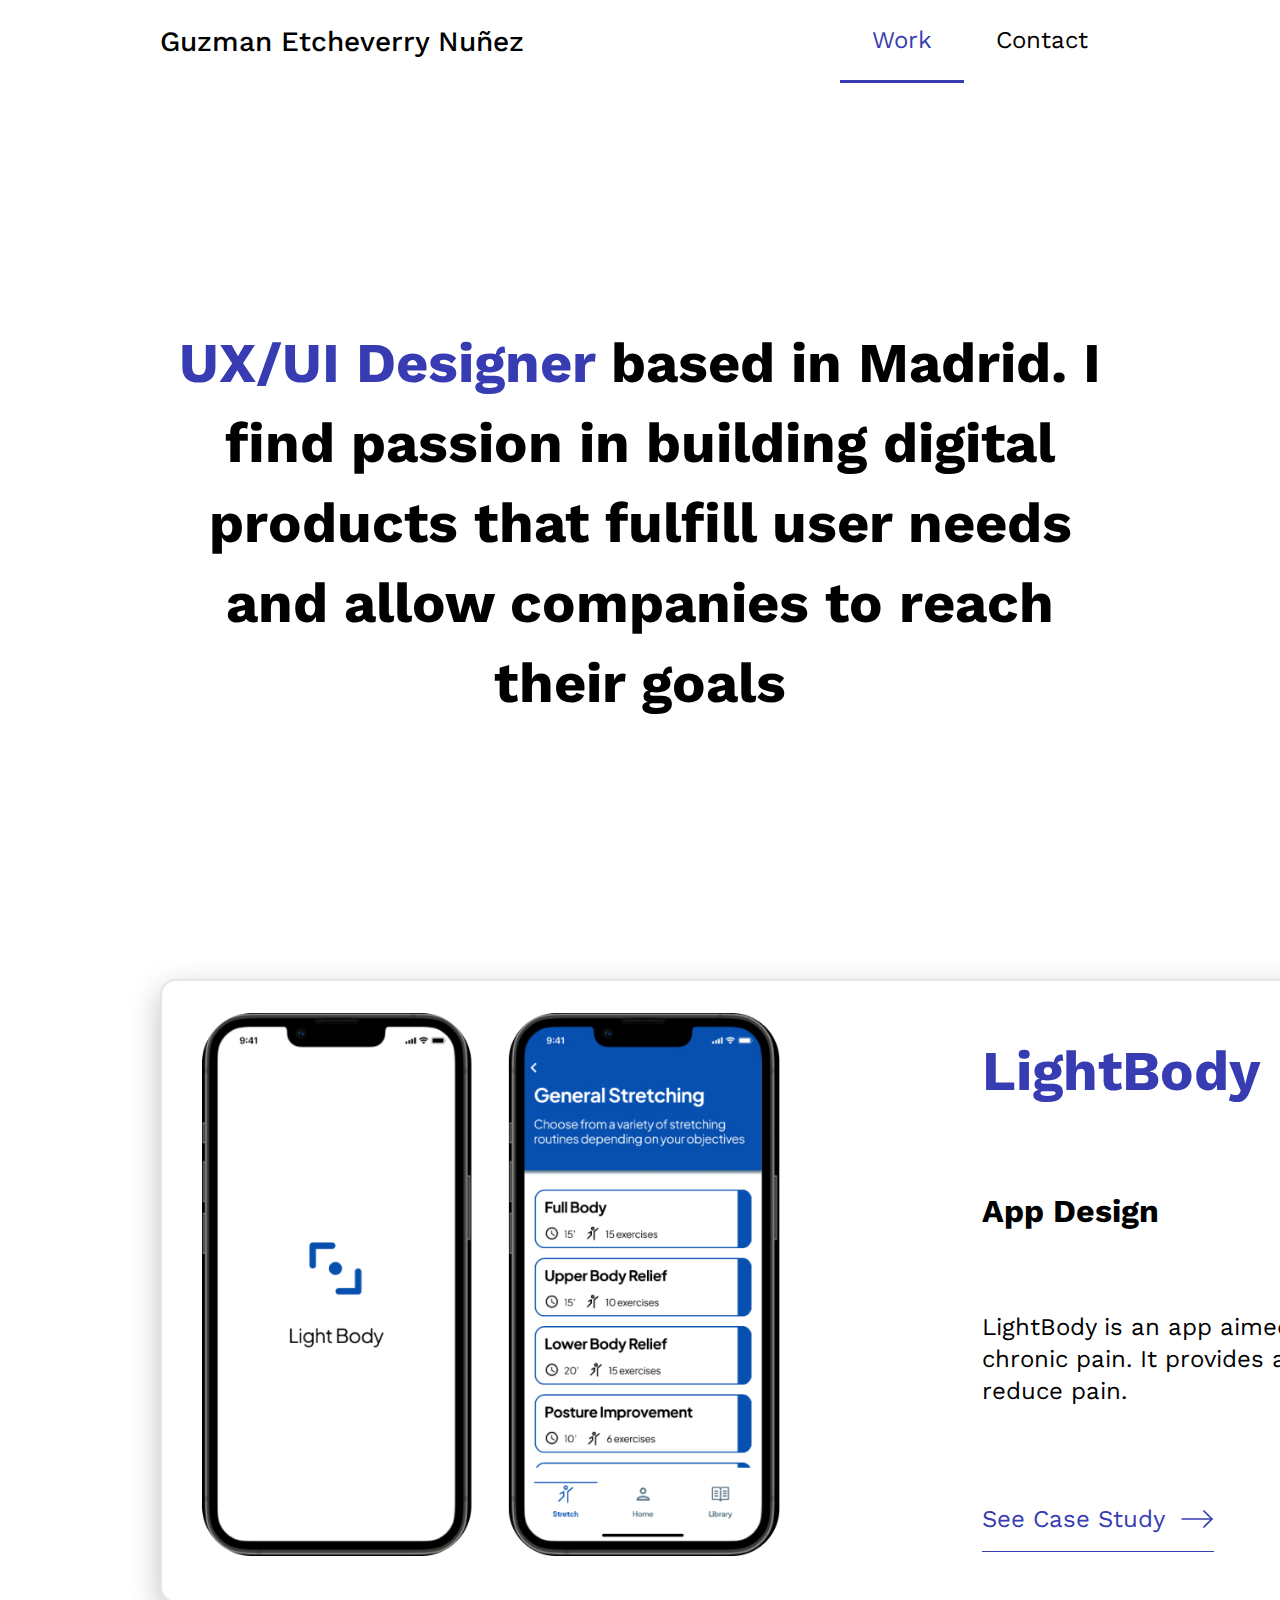
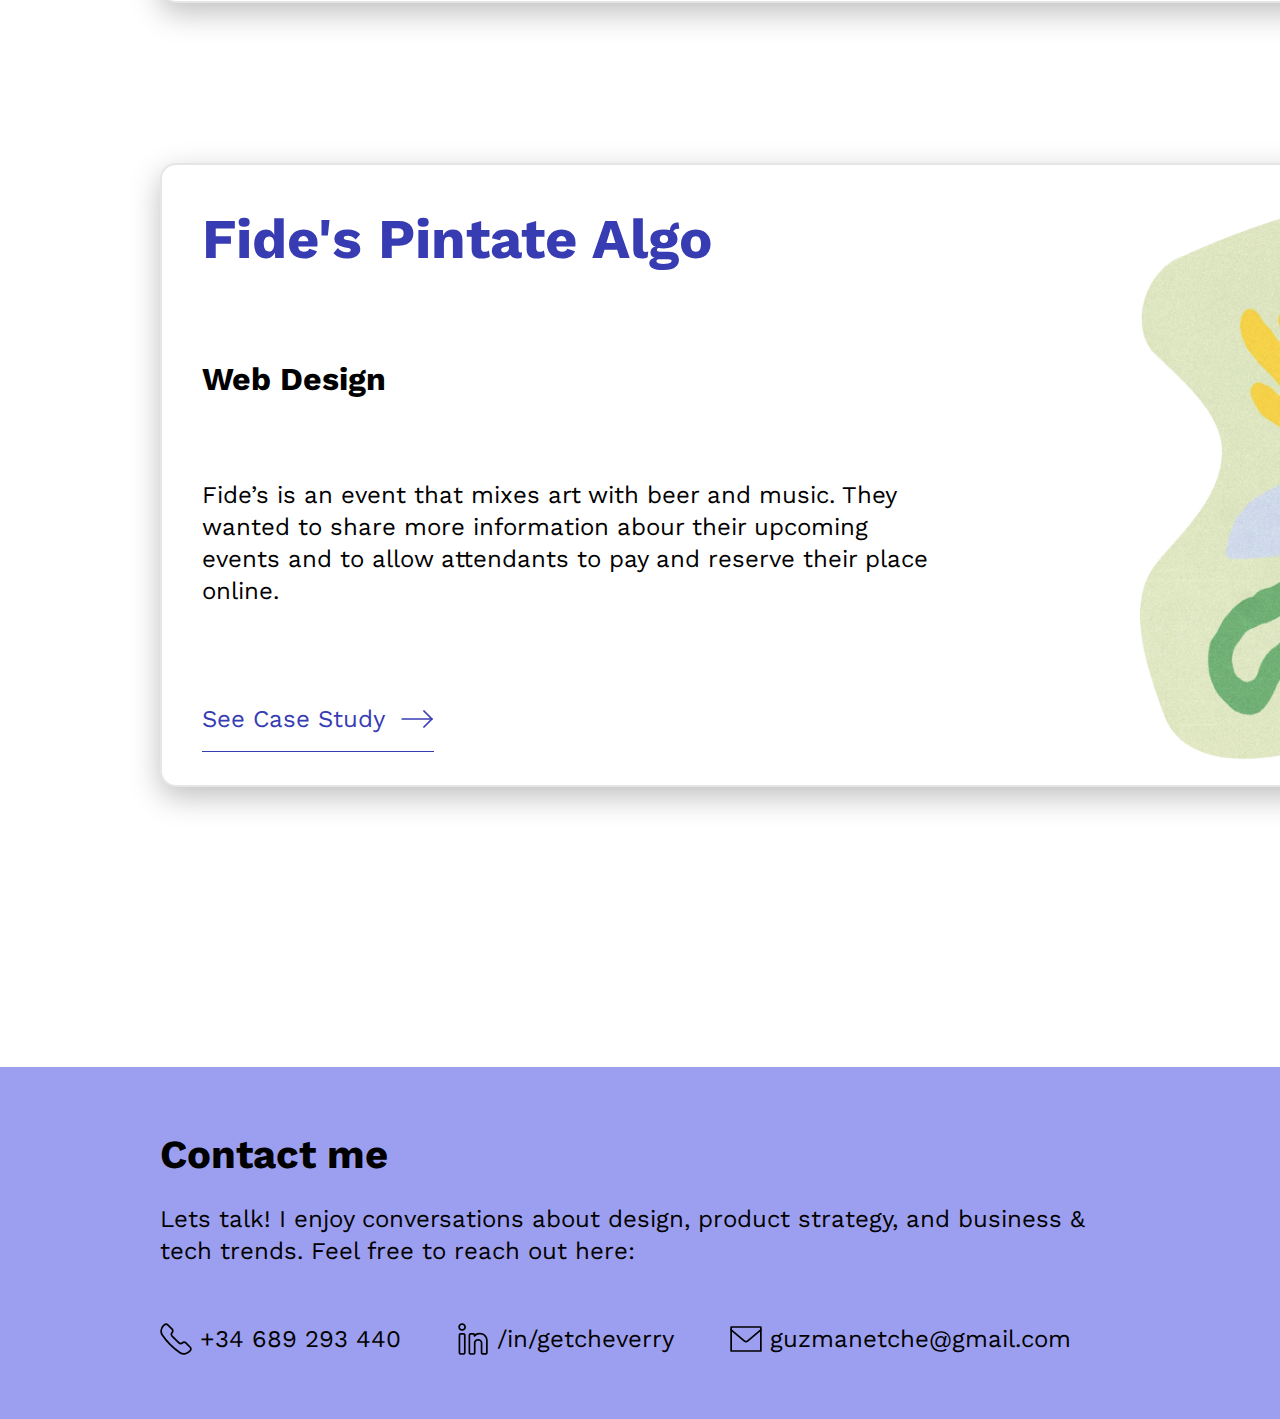
<file: index.html>
<!DOCTYPE html>
<html lang="en">

<head>
    <meta charset="UTF-8">
    <meta http-equiv="X-UA-Compatible" content="IE=edge">
    <meta name="viewport" content="width=device-width, initial-scale=1.0">
    <link href="css/reset.css" rel="stylesheet">
    <link href="css/styles.css" rel="stylesheet">
    <link rel="preconnect" href="https://fonts.googleapis.com">
    <link rel="preconnect" href="https://fonts.gstatic.com" crossorigin>
    <link href="https://fonts.googleapis.com/css2?family=Work+Sans:wght@400;500;700&display=swap" rel="stylesheet">
    <title>Guzmán Etcheverry Nuñez</title>
</head>

<body>

    <header>
        <nav>
            <div class="logo-GEN">Guzman Etcheverry Nuñez
            </div>
            <div class="menu-header">
                    <div class="menu-active">
                        <a class="a-menu-active" href="index.html">Work</a>
                    </div>
                    <div class="menu-default">
                        <a class="a-menu-default" href="contact.html">Contact</a>
                    </div>    
            </div>
        </nav>
    </header>

    <main>
        <h1><span class="spanblue">UX/UI Designer</span> based in Madrid. I find passion in building digital products that fulfill user needs and
            allow companies to reach their goals </h1>

        <section class="projects-container">

            <div class="project">
                <div class="project-img">
                    <img src="images/lightbody.jpg" alt="image lightbody">
                </div>
                <div class="project-description">
                    <h1 class="h1-projects">LightBody</h1>
                    <h3>App Design</h3>
                    <p>LightBody is an app aimed for people who struggle with chronic pain. It provides a series of stretching routines to reduce pain.</p>
                    <a href="No Lo Tengo Pronto . Com" target="_blank">
                        <button>
                            <p>See Case Study</p>
                            <img src="images/arrow-blue-button.svg" alt="arrow-button">
                        </button>
                    </a>
                </div>
            </div>

            <div class="project-two">
                <div class="project-img">
                    <img src="images/fides.jpg" alt="image fides">
                </div>
                <div class="project-description">
                    <h1 class="h1-projects">Fide's Pintate Algo</h1>
                    <h3>Web Design</h3>
                    <p>Fide’s is an event that mixes art with beer and music. They wanted to share more information abour their upcoming events and to allow attendants to pay and reserve their place online. </p>
                    <a href="No Lo Tengo Pronto Tampoco . Com" target="_blank">
                        <button>
                            <p>See Case Study</p>
                            <img src="images/arrow-blue-button.svg" alt="arrow-button">
                        </button>
                    </a>
                </div>
            </div>

        </section>
    </main>

    <footer>
        <div class="description-footer">
            <h2>Contact me</h2>
            <p>Lets talk! I enjoy conversations about design, product strategy, and business & tech trends.
                Feel free to reach out here:</p>
        </div>
        <div class="details-footer">
            <div class="phone">
                <img src="images/phone-black.svg" alt="icon-phone-black">
                <p>+34 689 293 440</p>
            </div>
            <div class="linkedin">
                <img src="images/linkedin-black.svg" alt="icon-linkedin-black">
                <a class="a-linkedin-black" href="https://www.linkedin.com/in/getcheverry/" target="h_blank">/in/getcheverry
                </a>
            </div>
            <div class="e-mail">
                <img src="images/mail-black.svg" alt="icon-mail-black">
                <p>guzmanetche@gmail.com</p>
            </div>    
        </div>
    </footer>

    <script src="https://unpkg.com/aos@2.3.1/dist/aos.js"></script>
    <script>
      AOS.init();
    </script>

</body>

</html>
</file>
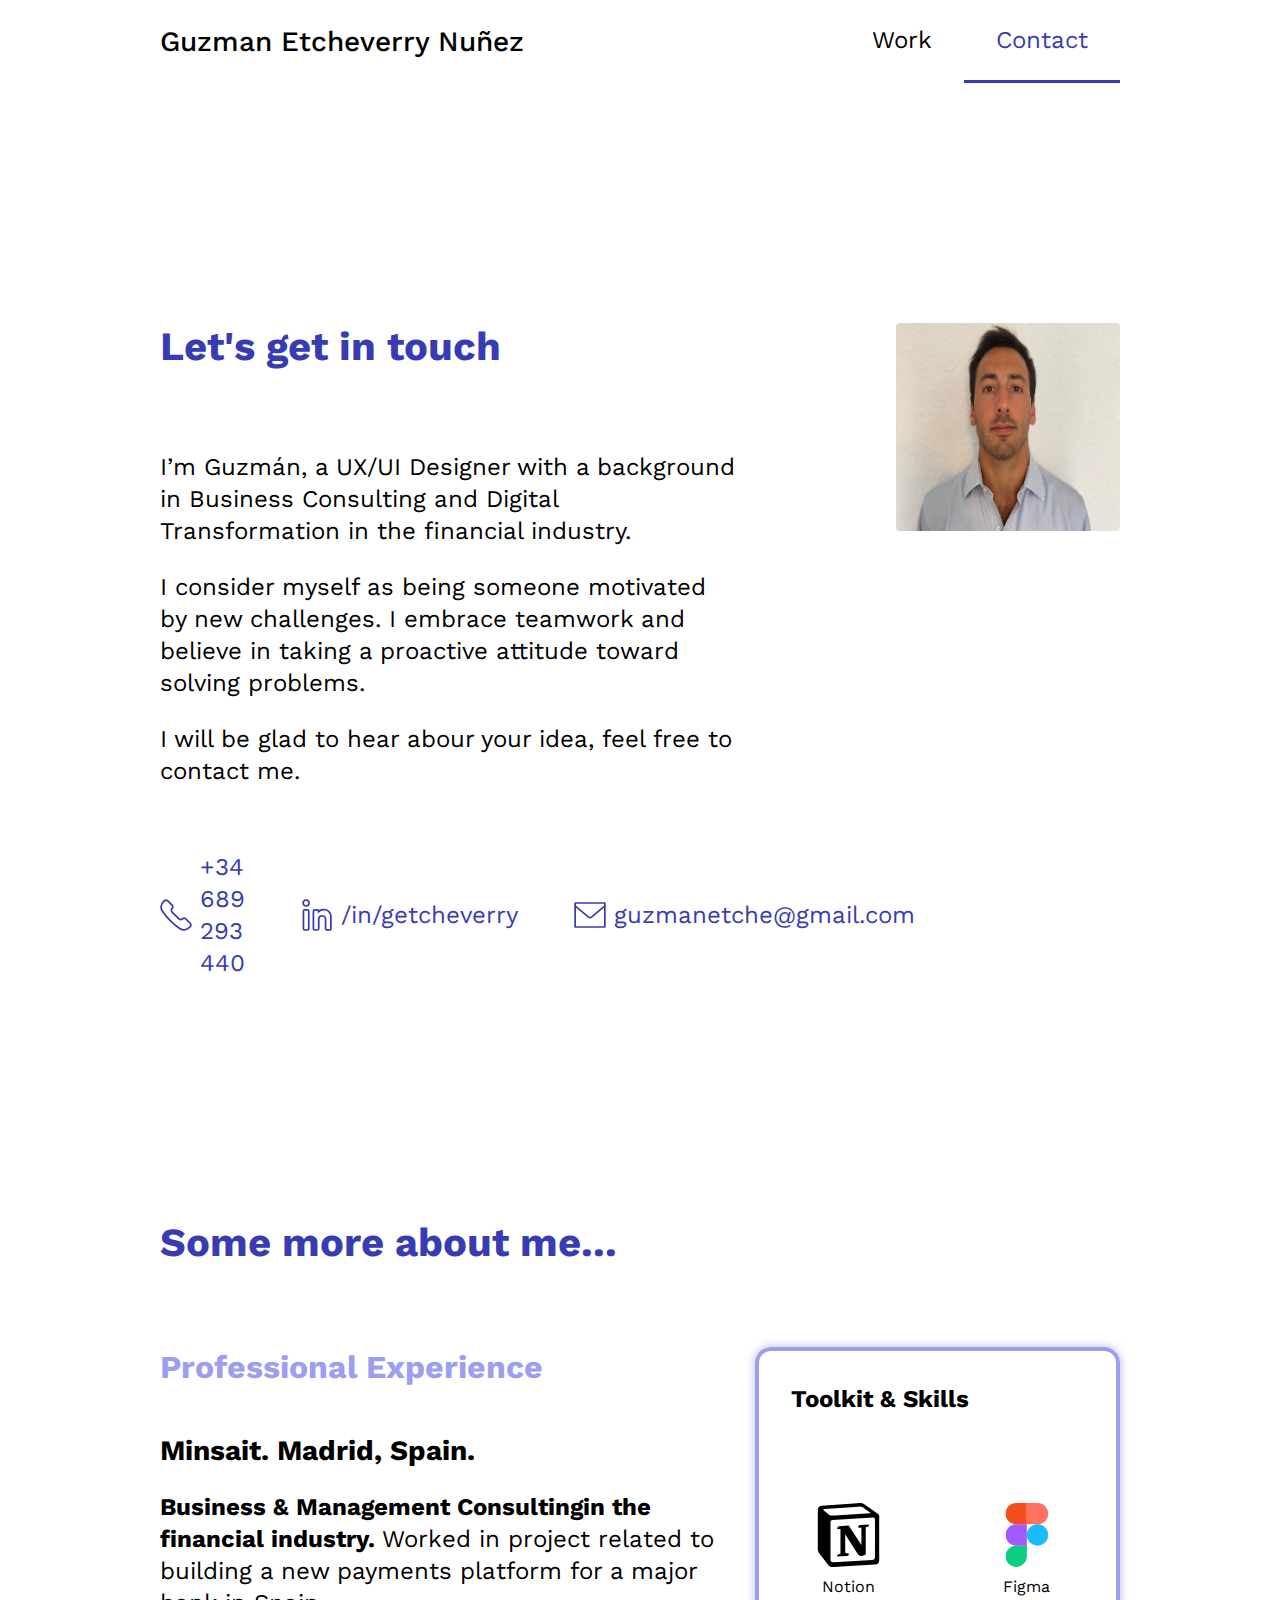
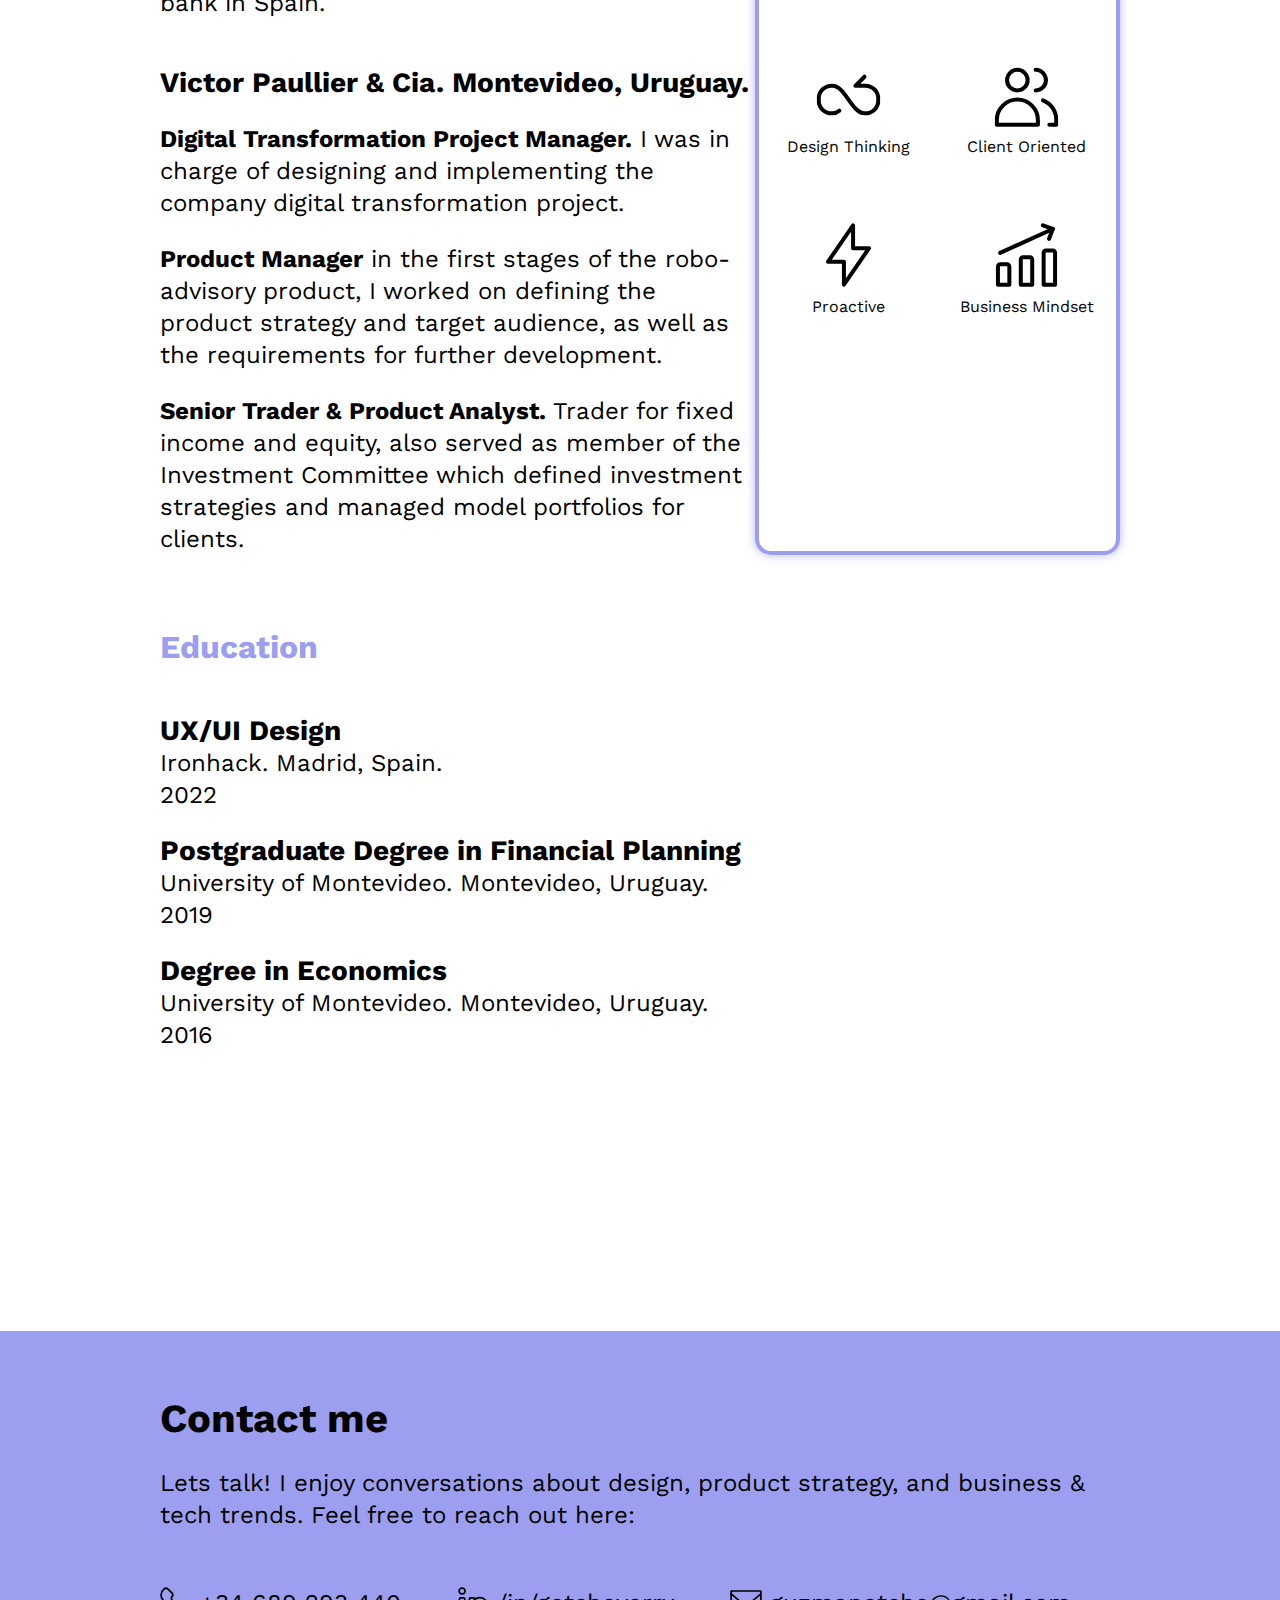
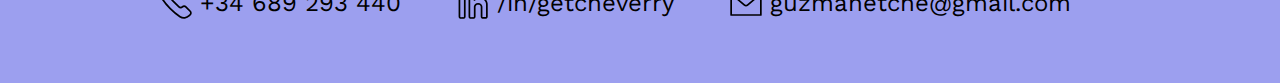
<file: contact.html>
<!DOCTYPE html>
<html lang="en">

<head>
    <meta charset="UTF-8">
    <meta http-equiv="X-UA-Compatible" content="IE=edge">
    <meta name="viewport" content="width=device-width, initial-scale=1.0">
    <link href="css/reset.css" rel="stylesheet">
    <link href="css/styles.css" rel="stylesheet">
    <link rel="preconnect" href="https://fonts.googleapis.com">
    <link rel="preconnect" href="https://fonts.gstatic.com" crossorigin>
    <link href="https://fonts.googleapis.com/css2?family=Work+Sans:wght@400;500;700&display=swap" rel="stylesheet">
    <title>Guzmán Etcheverry Nuñez | Contact</title>
</head>

<body>

    <header>
        <nav>
            <div class="logo-GEN">Guzman Etcheverry Nuñez
            </div>
            <div class="menu-header">
                    <div class="menu-default">
                        <a class="a-menu-default" href="index.html">Work</a>
                    </div>
                    <div class="menu-active">
                        <a class="a-menu-active" href="contact.html">Contact</a>
                    </div>    
            </div>
        </nav>
    </header>

<main>
    <section class="contact-me">
        <div class="info-contact-details">
            <div class="info-GEN">
                <h2 class="h2-touch">Let's get in touch</h2>
                <div class="gen-description">
                    <p>I’m Guzmán, a UX/UI Designer with a background in Business Consulting and Digital Transformation in the financial industry.</p>
                    <p>I consider myself as being someone motivated by new challenges. I embrace teamwork and believe in taking a proactive attitude toward solving problems.</p>             
                    <p>I will be glad to hear abour your idea, feel free to contact me.</p>
                </div>
            </div>

            <div class="contact-details">
                <div class="phone">
                    <img src="images/phone-blue.svg" alt="icone-phone-blue">
                    <p class="tel-contact">+34 689 293 440</p>
                </div>
                <div class="linkedin">
                    <img src="images/linkedin-blue.svg" alt="icon-linkedin-blue">
                    <a class="a-linkedin" href="https://www.linkedin.com/in/getcheverry/" target="h_blank"> /in/getcheverry
                    </a>
                </div>
                <div class="e-mail">
                    <img src="images/mail-blue.svg" alt="icon-mail-black">
                    <p class="tel-contact">guzmanetche@gmail.com</p>
                </div>
            </div>
        </div>
        
        <div class="profile-pic"><img src="images/profilepic.jpg" alt="profile picture">
        </div>
    </section>


    <section class="resume-body">

        <h2 class="h2-touch">Some more about me...</h2>
        <div class="resume">
            <div class="proexp-toolkit">
                <div class="professional-experience">
                    <div class="experiences">
                        <h3 class="h3-subtitle">Professional Experience</h3>
                        <div class="specific-experience">
                            <h4>Minsait. Madrid, Spain.</h4>
                            <p><span class="spanbold">Business & Management Consultingin the financial industry.</span> Worked in project related to building a new payments platform for a major bank in Spain.</p>
                        </div>
                        <div class="specific-experience">
                            <h4>Victor Paullier & Cia. Montevideo, Uruguay.</h4>
                            <p><span class="spanbold">Digital Transformation Project Manager.</span> I was in charge of designing and implementing the company digital transformation project. </p>
                            <p><span class="spanbold">Product Manager</span> in the first stages of the robo-advisory product, I worked on defining the product strategy and target audience, as well as the requirements for further development.</p>
                            <p><span class="spanbold">Senior Trader & Product Analyst.</span> Trader for fixed income and equity, also served as member of the Investment Committee which defined investment strategies and managed model portfolios for clients.</p>
                        </div>
                    </div>
                </div>
                <div class="toolkit">
                    <p class="p-bold p-toolkit">Toolkit & Skills</p>
                    <div class="icons-toolkit">
                        <div class="icons">
                            <img src="images/icon-notion.svg" alt="icon notion">
                            <p class="label">Notion</p>
                        </div>
                        <div class="icons">
                            <img src="images/icon-figma.svg" alt="icon figma">
                            <p class="label">Figma</p>
                        </div>
                        <div class="icons">
                            <img src="images/icon-designthinking.svg" alt="icon design thinking">
                            <p class="label">Design Thinking</p>
                        </div>
                        <div class="icons">
                            <img src="images/icon-clientoriented.svg" alt="icon client oriented">
                            <p class="label">Client Oriented</p>
                        </div>
                        <div class="icons">
                            <img src="images/icon-proactive.svg" alt="icon proactive">
                            <p class="label">Proactive</p>
                        </div>
                        <div class="icons">
                            <img src="images/icon-businessmindset.svg" alt="icon business mindset">
                            <p class="label">Business Mindset</p>
                        </div>
                    </div>
                </div>
            </div>    
            <div class="education">
                <h3 class="h3-subtitle">Education</h3>
                <div class="education-details">
                    <div class="education-exp">
                        <h4>UX/UI Design</h4>
                        <p>Ironhack. Madrid, Spain.</p>
                        <p>2022</p>
                    </div>
                    <div class="education-exp">
                        <h4>Postgraduate Degree in Financial Planning</h4>
                        <p>University of Montevideo. Montevideo, Uruguay.</p>
                        <p>2019</p>
                    </div>
                    <div class="education-exp">
                        <h4>Degree in Economics</h4>
                        <p>University of Montevideo. Montevideo, Uruguay.</p>
                        <p>2016</p>
                    </div>
                </div>
            </div>
        </div>

    </section>

</main>

<footer>
    <div class="description-footer">
        <h2>Contact me</h2>
        <p>Lets talk! I enjoy conversations about design, product strategy, and business & tech trends.
            Feel free to reach out here:</p>
    </div>
    <div class="details-footer">
        <div class="phone">
            <img src="images/phone-black.svg" alt="icon-phone-black">
            <p>+34 689 293 440</p>
        </div>
        <div class="linkedin">
            <img src="images/linkedin-black.svg" alt="icon-linkedin-black">
            <a class="a-linkedin-black" href="https://www.linkedin.com/in/getcheverry/" target="h_blank">/in/getcheverry
            </a>
        </div>
        <div class="e-mail">
            <img src="images/mail-black.svg" alt="icon-mail-black">
            <p>guzmanetche@gmail.com</p>
        </div>    
    </div>
</footer>

<script src="https://unpkg.com/aos@2.3.1/dist/aos.js"></script>
<script>
  AOS.init();
</script>



</body>

</html>
</file>
<file: css/styles.css>
* {
    box-sizing: border-box;
  }

h1{
    font-family: 'Work Sans', sans-serif;
    font-size: 56px;
    line-height: 80px;
    font-weight: bold;
    text-align: center;
}

.h1-projects{
    font-family: 'Work Sans', sans-serif;
    font-size: 56px;
    line-height: 80px;
    font-weight: bold;
    color:#373CB2;
    text-align: left;
}

.spanblue{
    color: #373CB2;
}


h2{
    font-family: 'Work Sans', sans-serif;
    font-size: 40px;
    line-height: 48px;
    font-weight: bold;
}

.h2-touch {
    font-family: 'Work Sans', sans-serif;
    font-size: 40px;
    line-height: 48px;
    font-weight: bold;
    color:#373CB2
}

h3{
    font-family: 'Work Sans', sans-serif;
    font-size: 32px;
    line-height: 40px;
    font-weight: bold;
}

.h3-subtitle{
    font-family: 'Work Sans', sans-serif;
    font-size: 32px;
    line-height: 40px;
    font-weight: bold;
    color:#9C9FEF;
}

h4{ 
    font-family: 'Work Sans', sans-serif;
    font-size: 28px;
    line-height: 32px;
    font-weight: bold;
}

.logo-GEN{
    font-family: 'Work Sans', sans-serif;
    font-size: 28px;
    line-height: 32px;
    font-weight: 500;
    padding: 24px 0px;
}

.menu-header{
    display: flex;
    flex-direction: row;
}

.menu-active{
    display: flex;
    flex-direction: row;
    justify-content: center;
    align-items: flex-start;
    padding: 24px 32px;
    gap: 8px;
    border-bottom: 3px solid #373CB3;
}

.menu-default{
    display: flex;
    flex-direction: row;
    justify-content: center;
    align-items: flex-start;
    padding: 24px 32px;
    gap: 8px;
}

.a-menu-active{
    font-family: 'Work Sans', sans-serif;
    font-size: 24px;
    line-height: 32px;
    font-weight: 400;
    color:#373CB2;
    text-decoration: none;
}

.a-menu-default{
    font-family: 'Work Sans', sans-serif;
    font-size: 24px;
    line-height: 32px;
    font-weight: 400;
    text-decoration: none;
    color: black;
}

p {
    font-family: 'Work Sans', sans-serif;
    font-size: 24px;
    line-height: 32px;
    font-weight: 400;
}

.p-bold {
    font-family: 'Work Sans', sans-serif;
    font-size: 24px;
    line-height: 32px;
    font-weight: bold;
    
}

.p-toolkit{
    padding-left: 32px;
}

.label{
    font-family: 'Work Sans', sans-serif;
    font-size: 16px;
    line-height: 24px;
    font-weight: 400;
    text-align: center;
}

.tel-contact{
    font-family: 'Work Sans', sans-serif;
    font-size: 24px;
    line-height: 32px;
    font-weight: 400;
    color:#373CB2
}

.contact-me{
    display: flex;
    flex-direction: row;
}

.spanbold {
    font-weight: bold;
}

.a-linkedin {
    font-family: 'Work Sans', sans-serif;
    font-size: 24px;
    line-height: 32px;
    font-weight: 400;
    text-decoration: none;
    color:#373CB2;
}

.a-linkedin-black {
    font-family: 'Work Sans', sans-serif;
    font-size: 24px;
    line-height: 32px;
    font-weight: 400;
    text-decoration: none;
    color: black;
}

nav{
    padding: 0px 160px;
    display: flex;
    flex-direction: row;
    justify-content: space-between;
    margin-bottom: 240px;
    align-items: center;
}

main{
    padding: 0px 160px;
}

.projects-container{
    display: flex;
    flex-direction: column;
    align-items: flex-start;
    gap: 160px;
    margin-top: 256px;
}

.project{
    display: flex;
    flex-direction: row;
    padding: 32px 40px;
    gap: 202px;
    width: 1600px;
    height: 624px;
    border: 2px solid rgba(0, 0, 0, 0.1);
    box-shadow: 0px 10px 30px rgba(0, 0, 0, 0.25);
    border-radius: 16px;
    transition: all 0.3s ease-in;       
}

.project:hover{
    display: flex;
    flex-direction: row;
    padding: 32px 40px;
    gap: 202px;
    width: 1600px;
    height: 624px;
    border: 2px solid rgba(55, 60, 178, 0.1);
    box-shadow: 0px 10px 30px rgba(55, 60, 178, 0.5);
    border-radius: 16px;
    transform: scale(1.02);
}

.project-two{
    display: flex;
    flex-direction: row-reverse;
    padding: 32px 40px;
    gap: 202px;
    width: 1600px;
    height: 624px;
    border: 2px solid rgba(0, 0, 0, 0.1);
    box-shadow: 0px 10px 30px rgba(0, 0, 0, 0.25);
    border-radius: 16px;
    transition: all 0.3s ease-in;        
}

.project-two:hover{
    display: flex;
    flex-direction: row-reverse;
    padding: 32px 40px;
    gap: 202px;
    width: 1600px;
    height: 624px;
    border: 2px solid rgba(55, 60, 178, 0.1);
    box-shadow: 0px 10px 30px rgba(55, 60, 178, 0.5);
    border-radius: 16px;
    transform: scale(1.02); 
}

footer{
    display: flex;
    flex-direction: column;
    align-items: flex-start;
    padding: 64px 160px;
    gap: 56px;
    background-color: #9C9FEF;
    margin-top: 280px;
}

.phone{
    display: flex;
    flex-direction: row;
    gap: 8px;
}

.linkedin{
    display: flex;
    flex-direction: row;
    gap: 8px;
}

.e-mail{
    display: flex;
    flex-direction: row;
    gap: 8px;
}

.description-footer{
    display: flex;
    flex-direction: column;
    align-items: flex-start;
    gap: 24px;
}

.details-footer{
    display: flex;
    flex-direction: row;
    align-items: flex-end;
    gap: 56px;
}

.project-img img {
    width: 100%;
}

.project-img {
    width: 596px;
    height: 560px;
}

.project-description{
    width: 50%;
    display: flex;
    flex-direction: column;
    gap: 80px;
    justify-content: center; 
}

button{
    font-family: 'Work Sans', sans-serif;
    font-size: 24px;
    line-height: 32px;
    font-weight: 400;
    display: flex;
    flex-direction: row;
    justify-content: center;
    align-items: flex-start;
    padding: 16px 0px;
    gap: 16px;
    border-bottom: 1px solid #373CB2;
    border-top:none;
    border-left: none;
    border-right: none;
    background: #FFFFFF;
    color:#373CB2    
}

a {
    text-decoration: none;
}

.contact-me{
    display: flex;
    flex-direction: row;
    align-items: flex-start;
    padding: 0px;
    gap: 160px;
    margin-bottom: 240px;
}

.info-contact-details{
    width: 60%;
    display: flex;
    flex-direction: column;
    gap: 64px;
}

.info-GEN{
    display: flex;
    flex-direction: column;
    gap: 80px;
}

.gen-description{
    display: flex;
    flex-direction: column;
    gap:24px; 
}

.contact-details{
    display: flex;
    flex-direction: row;
    gap:56px;
    align-items: center;
}

.contact-details img{
   width: 32px;
}

.profile-pic img {
    width: 100%;
}

.profile-pic {
    width: 517px;
    height: 480px;
    border-radius: 8px;    
}

.resume-body{
    display: flex;
    flex-direction: column;
    gap: 80px;
}

.resume {
    display: flex;
    flex-direction: column;
    gap: 72px;
}

.proexp-toolkit{
    display: flex;
    flex-direction: row;
    justify-content: space-between;
}

.professional-experience{
    width: 65%;
}

.experiences {
    display:flex;
    flex-direction: column;
    gap: 48px;

}

.specific-experience{
    display:flex;
    flex-direction: column;
    gap: 24px
}

.toolkit{
    display: flex;
    flex-direction: column;
    border: 4px solid #9C9FEF;
    box-shadow: 0px 0px 10px rgba(156, 159, 239, 0.75);
    border-radius: 16px;
    gap: 80px;
    width: 382px;
    padding: 32px 0px;
}

.icons-toolkit{
    display: flex;
    flex-wrap: wrap;
    row-gap: 48px;
}

.icons{
    display: flex;
    flex-direction: column;
    justify-content: center;
    align-items: center;
    gap: 8px;
    width: 50%;
    height: 112px;
}

.education{
    display: flex;
    flex-direction: column;
    gap: 48px;
 }

.education-details{
    display: flex;
    flex-direction: column;
    gap: 24px;
}
</file>
